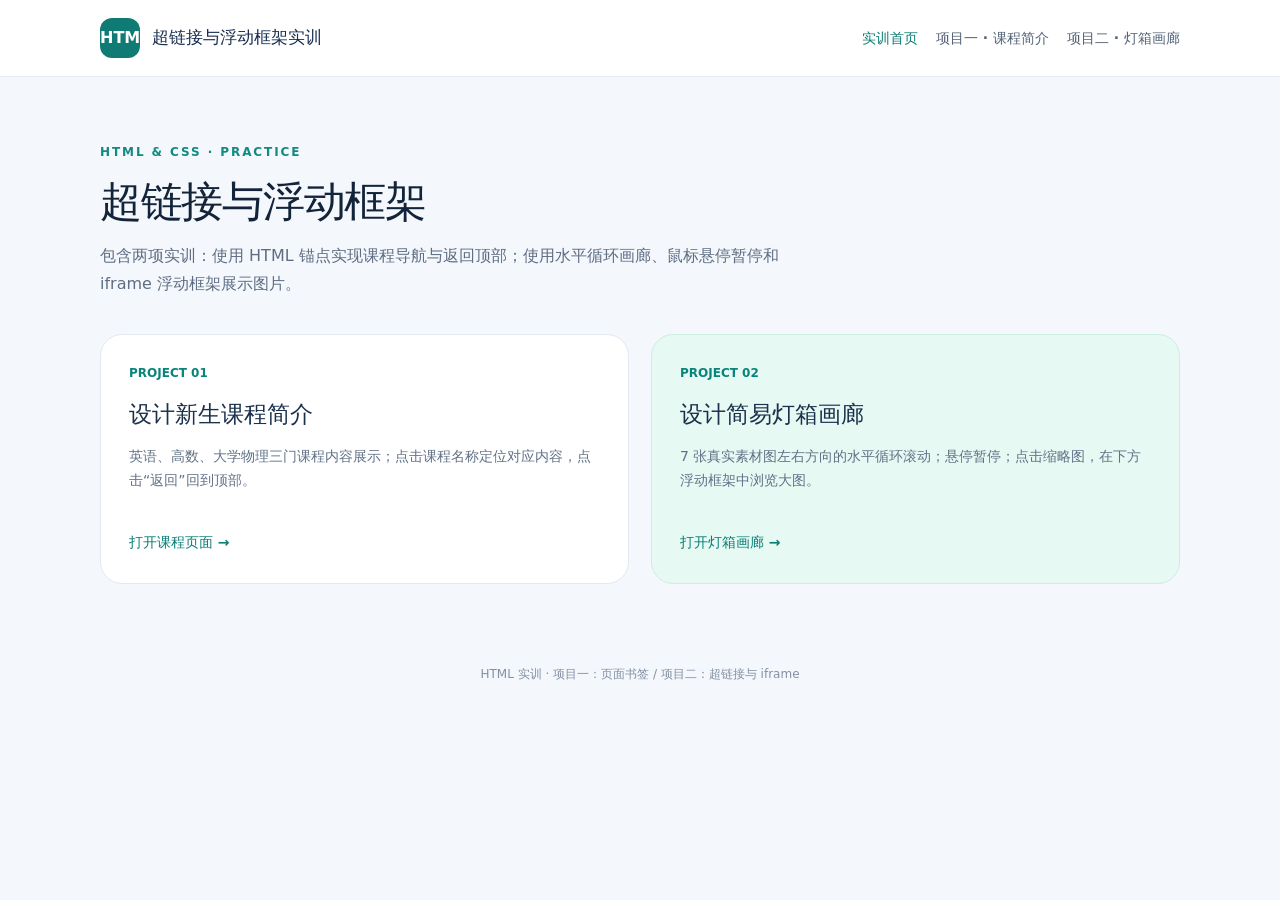
<file: index.html>
<!DOCTYPE html>
<html lang="zh-CN"><head><meta charset="UTF-8"><meta name="viewport" content="width=device-width, initial-scale=1.0"><meta name="description" content="超链接与浮动框架 HTML 实训完整网页项目"><title>实训首页 - HTML 实训</title><link rel="stylesheet" href="styles.css"></head>
<body><header class="site-header"><div class="site-inner">
<a class="site-brand" href="index.html"><span class="site-logo">HTML</span><span>超链接与浮动框架实训</span></a>
<nav class="site-nav" aria-label="主导航"><a href="index.html" aria-current="page">实训首页</a><a href="course.html" >项目一 · 课程简介</a><a href="gallery.html" >项目二 · 灯箱画廊</a></nav>
</div></header><main class="page"><section class="intro"><div class="eyebrow">HTML & CSS · PRACTICE</div><h1>超链接与浮动框架</h1><p class="lead">包含两项实训：使用 HTML 锚点实现课程导航与返回顶部；使用水平循环画廊、鼠标悬停暂停和 iframe 浮动框架展示图片。</p></section>
<section class="lab-grid" aria-label="选择实训项目"><a class="lab-card" href="course.html"><span class="lab-index">PROJECT 01</span><h2>设计新生课程简介</h2><p>英语、高数、大学物理三门课程内容展示；点击课程名称定位对应内容，点击“返回”回到顶部。</p><span class="open-link">打开课程页面 →</span></a>
<a class="lab-card gallery-card" href="gallery.html"><span class="lab-index">PROJECT 02</span><h2>设计简易灯箱画廊</h2><p>7 张真实素材图左右方向的水平循环滚动；悬停暂停；点击缩略图，在下方浮动框架中浏览大图。</p><span class="open-link">打开灯箱画廊 →</span></a></section></main><footer class="site-footer">HTML 实训 · 项目一：页面书签 / 项目二：超链接与 iframe</footer></body></html>
</file>
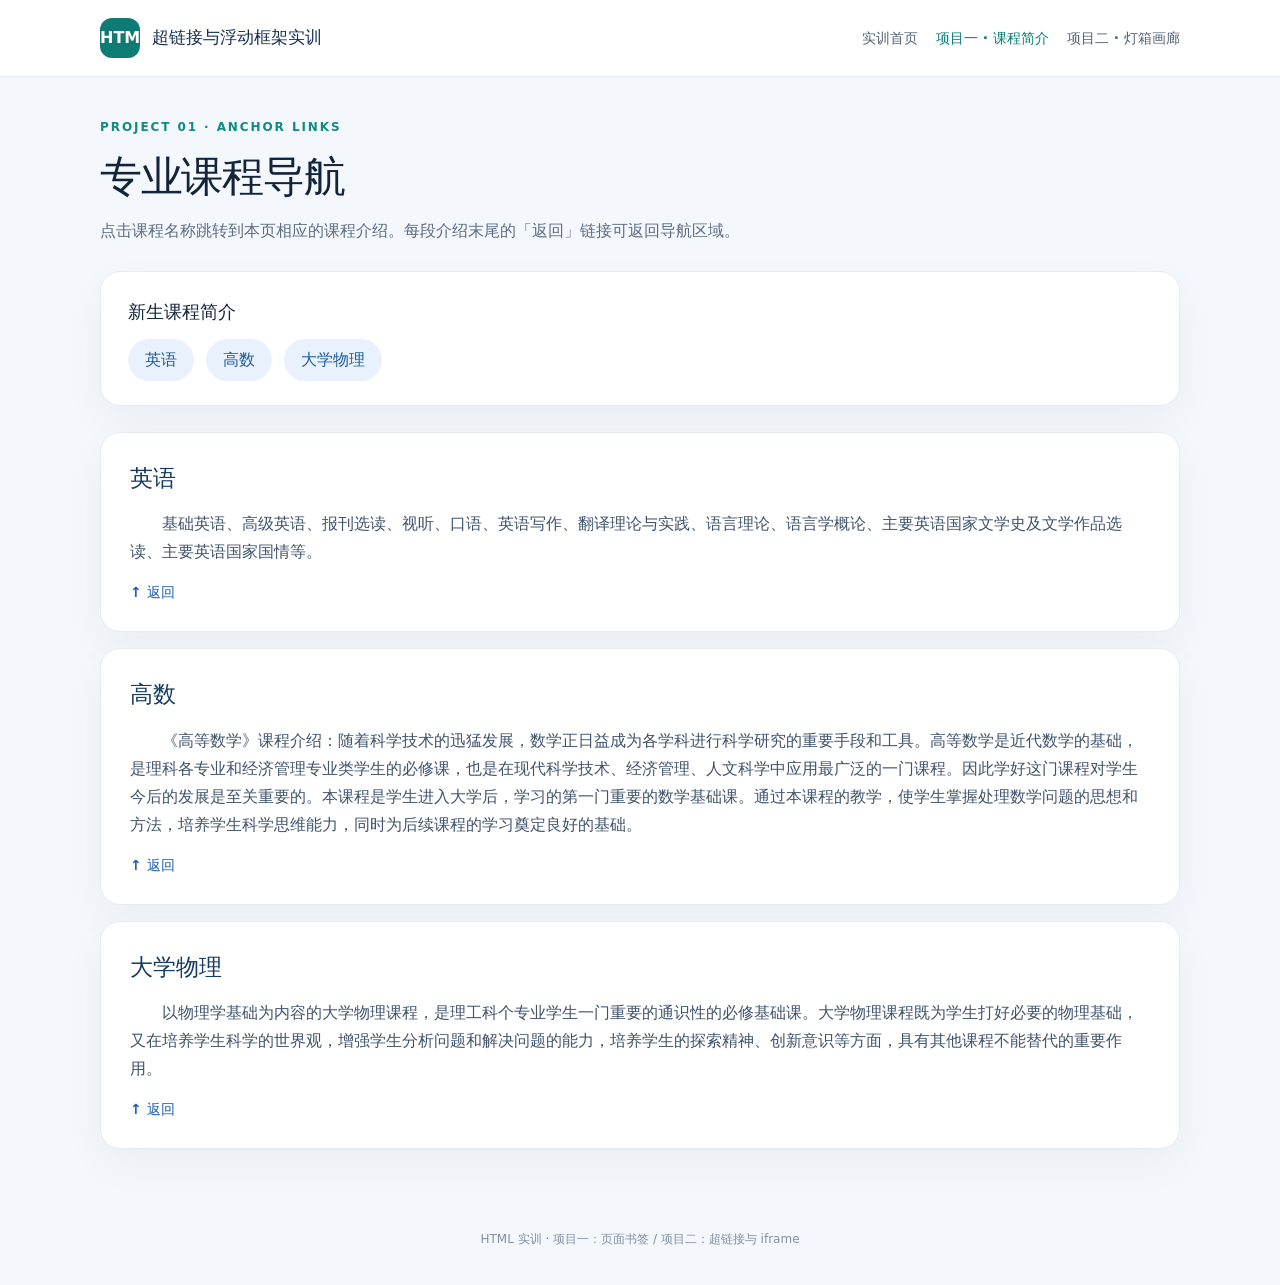
<file: course.html>
<!DOCTYPE html>
<html lang="zh-CN"><head><meta charset="UTF-8"><meta name="viewport" content="width=device-width, initial-scale=1.0"><meta name="description" content="超链接与浮动框架 HTML 实训完整网页项目"><title>项目一：新生课程简介 - HTML 实训</title><link rel="stylesheet" href="styles.css"></head>
<body><header class="site-header"><div class="site-inner">
<a class="site-brand" href="index.html"><span class="site-logo">HTML</span><span>超链接与浮动框架实训</span></a>
<nav class="site-nav" aria-label="主导航"><a href="index.html" >实训首页</a><a href="course.html" aria-current="page">项目一 · 课程简介</a><a href="gallery.html" >项目二 · 灯箱画廊</a></nav>
</div></header><main class="page" id="top"><div class="eyebrow">PROJECT 01 · ANCHOR LINKS</div><h1>专业课程导航</h1><p class="lead">点击课程名称跳转到本页相应的课程介绍。每段介绍末尾的「返回」链接可返回导航区域。</p>
<section class="panel course-links" aria-labelledby="course-nav-title"><h2 id="course-nav-title">新生课程简介</h2><ul><li><a href="#english">英语</a></li><li><a href="#math">高数</a></li><li><a href="#physics">大学物理</a></li></ul></section>
<section class="panel course-section" id="english" aria-labelledby="heading-english"><h2 id="heading-english">英语</h2><p>基础英语、高级英语、报刊选读、视听、口语、英语写作、翻译理论与实践、语言理论、语言学概论、主要英语国家文学史及文学作品选读、主要英语国家国情等。</p><a class="back-to-top" href="#top" aria-label="从英语返回课程导航">↑ 返回</a></section>
<section class="panel course-section" id="math" aria-labelledby="heading-math"><h2 id="heading-math">高数</h2><p>《高等数学》课程介绍：随着科学技术的迅猛发展，数学正日益成为各学科进行科学研究的重要手段和工具。高等数学是近代数学的基础，是理科各专业和经济管理专业类学生的必修课，也是在现代科学技术、经济管理、人文科学中应用最广泛的一门课程。因此学好这门课程对学生今后的发展是至关重要的。本课程是学生进入大学后，学习的第一门重要的数学基础课。通过本课程的教学，使学生掌握处理数学问题的思想和方法，培养学生科学思维能力，同时为后续课程的学习奠定良好的基础。</p><a class="back-to-top" href="#top" aria-label="从高数返回课程导航">↑ 返回</a></section>
<section class="panel course-section" id="physics" aria-labelledby="heading-physics"><h2 id="heading-physics">大学物理</h2><p>以物理学基础为内容的大学物理课程，是理工科个专业学生一门重要的通识性的必修基础课。大学物理课程既为学生打好必要的物理基础，又在培养学生科学的世界观，增强学生分析问题和解决问题的能力，培养学生的探索精神、创新意识等方面，具有其他课程不能替代的重要作用。</p><a class="back-to-top" href="#top" aria-label="从大学物理返回课程导航">↑ 返回</a></section></main><footer class="site-footer">HTML 实训 · 项目一：页面书签 / 项目二：超链接与 iframe</footer></body></html>
</file>
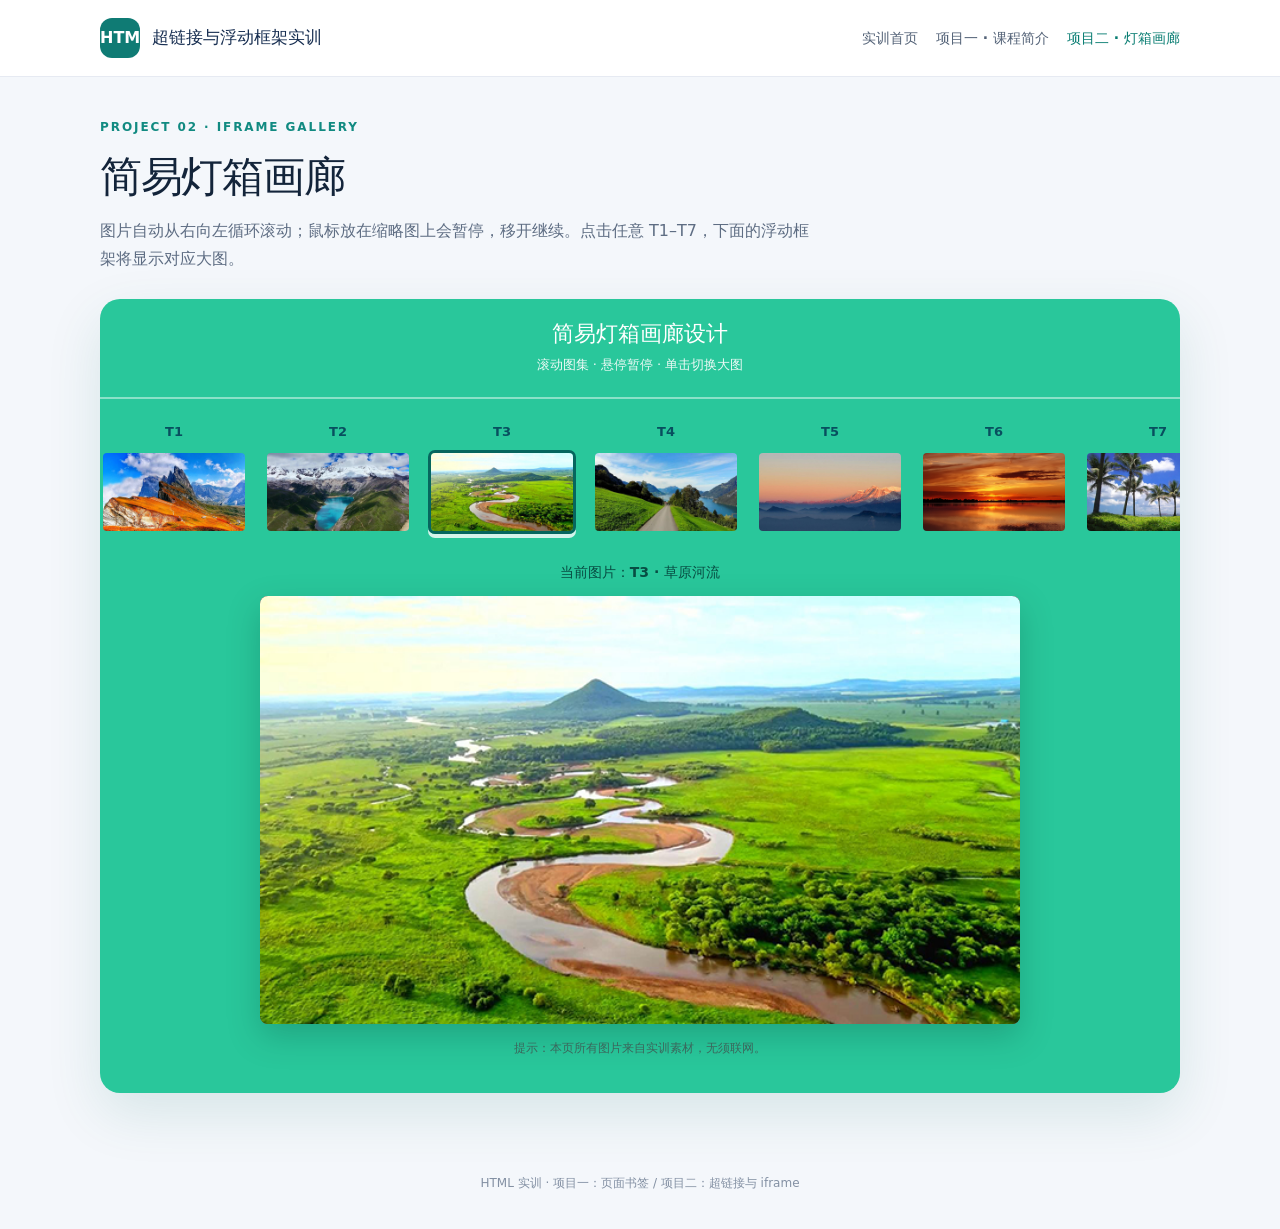
<file: gallery.html>
<!DOCTYPE html>
<html lang="zh-CN"><head><meta charset="UTF-8"><meta name="viewport" content="width=device-width, initial-scale=1.0"><meta name="description" content="超链接与浮动框架 HTML 实训完整网页项目"><title>项目二：简易灯箱画廊 - HTML 实训</title><link rel="stylesheet" href="styles.css"></head>
<body><header class="site-header"><div class="site-inner">
<a class="site-brand" href="index.html"><span class="site-logo">HTML</span><span>超链接与浮动框架实训</span></a>
<nav class="site-nav" aria-label="主导航"><a href="index.html" >实训首页</a><a href="course.html" >项目一 · 课程简介</a><a href="gallery.html" aria-current="page">项目二 · 灯箱画廊</a></nav>
</div></header><main class="page"><div class="eyebrow">PROJECT 02 · IFRAME GALLERY</div><h1>简易灯箱画廊</h1><p class="lead">图片自动从右向左循环滚动；鼠标放在缩略图上会暂停，移开继续。点击任意 T1–T7，下面的浮动框架将显示对应大图。</p>
<section class="gallery-stage" aria-label="7 张风景图的循环灯箱画廊"><div class="gallery-heading"><h2>简易灯箱画廊设计</h2><p>滚动图集 · 悬停暂停 · 单击切换大图</p></div>
<div class="gallery-viewport" aria-label="滚动缩略图"><div class="gallery-track"><div class="gallery-group" data-copy="false" ><a class="photo-link" href="viewer.html?img=t1" target="photoFrame" data-photo="t1" aria-label="在下方浮动框架查看 雪山秋色 大图" aria-current="false"><span>T1</span><img class="thumb" src="assets/pic/t1.jpg" alt="雪山秋色" draggable="false"></a>
<a class="photo-link" href="viewer.html?img=t2" target="photoFrame" data-photo="t2" aria-label="在下方浮动框架查看 高山湖泊 大图" aria-current="false"><span>T2</span><img class="thumb" src="assets/pic/t2.jpg" alt="高山湖泊" draggable="false"></a>
<a class="photo-link" href="viewer.html?img=t3" target="photoFrame" data-photo="t3" aria-label="在下方浮动框架查看 草原河流 大图" aria-current="true"><span>T3</span><img class="thumb" src="assets/pic/t3.jpg" alt="草原河流" draggable="false"></a>
<a class="photo-link" href="viewer.html?img=t4" target="photoFrame" data-photo="t4" aria-label="在下方浮动框架查看 山间公路 大图" aria-current="false"><span>T4</span><img class="thumb" src="assets/pic/t4.jpg" alt="山间公路" draggable="false"></a>
<a class="photo-link" href="viewer.html?img=t5" target="photoFrame" data-photo="t5" aria-label="在下方浮动框架查看 日照雪峰 大图" aria-current="false"><span>T5</span><img class="thumb" src="assets/pic/t5.jpg" alt="日照雪峰" draggable="false"></a>
<a class="photo-link" href="viewer.html?img=t6" target="photoFrame" data-photo="t6" aria-label="在下方浮动框架查看 金色晚霞 大图" aria-current="false"><span>T6</span><img class="thumb" src="assets/pic/t6.jpg" alt="金色晚霞" draggable="false"></a>
<a class="photo-link" href="viewer.html?img=t7" target="photoFrame" data-photo="t7" aria-label="在下方浮动框架查看 海滨棕榈 大图" aria-current="false"><span>T7</span><img class="thumb" src="assets/pic/t7.jpg" alt="海滨棕榈" draggable="false"></a></div><div class="gallery-group" data-copy="true" aria-hidden="true"><a class="photo-link" href="viewer.html?img=t1" target="photoFrame" data-photo="t1" aria-label="在下方浮动框架查看 雪山秋色 大图" aria-current="false"><span>T1</span><img class="thumb" src="assets/pic/t1.jpg" alt="雪山秋色" draggable="false"></a>
<a class="photo-link" href="viewer.html?img=t2" target="photoFrame" data-photo="t2" aria-label="在下方浮动框架查看 高山湖泊 大图" aria-current="false"><span>T2</span><img class="thumb" src="assets/pic/t2.jpg" alt="高山湖泊" draggable="false"></a>
<a class="photo-link" href="viewer.html?img=t3" target="photoFrame" data-photo="t3" aria-label="在下方浮动框架查看 草原河流 大图" aria-current="true"><span>T3</span><img class="thumb" src="assets/pic/t3.jpg" alt="草原河流" draggable="false"></a>
<a class="photo-link" href="viewer.html?img=t4" target="photoFrame" data-photo="t4" aria-label="在下方浮动框架查看 山间公路 大图" aria-current="false"><span>T4</span><img class="thumb" src="assets/pic/t4.jpg" alt="山间公路" draggable="false"></a>
<a class="photo-link" href="viewer.html?img=t5" target="photoFrame" data-photo="t5" aria-label="在下方浮动框架查看 日照雪峰 大图" aria-current="false"><span>T5</span><img class="thumb" src="assets/pic/t5.jpg" alt="日照雪峰" draggable="false"></a>
<a class="photo-link" href="viewer.html?img=t6" target="photoFrame" data-photo="t6" aria-label="在下方浮动框架查看 金色晚霞 大图" aria-current="false"><span>T6</span><img class="thumb" src="assets/pic/t6.jpg" alt="金色晚霞" draggable="false"></a>
<a class="photo-link" href="viewer.html?img=t7" target="photoFrame" data-photo="t7" aria-label="在下方浮动框架查看 海滨棕榈 大图" aria-current="false"><span>T7</span><img class="thumb" src="assets/pic/t7.jpg" alt="海滨棕榈" draggable="false"></a></div></div></div>
<div class="gallery-display"><p class="preview-label" id="selected-label">当前图片：T3 · 草原河流</p><iframe class="photo-frame" name="photoFrame" id="photoFrame" src="viewer.html?img=t3" title="在浮动框架中显示选中的风景大图"></iframe>
<p class="no-motion-note">提示：本页所有图片来自实训素材，无须联网。</p></div></section></main><footer class="site-footer">HTML 实训 · 项目一：页面书签 / 项目二：超链接与 iframe</footer><script>
// 用 a 标签的 target="photoFrame" 把被点击的页面载入同名 iframe。
// JavaScript 仅用于同步高亮与图片名称，移除这段代码依然能正常切换大图。
(() => {
  const names = {t1:'雪山秋色',t2:'高山湖泊',t3:'草原河流',t4:'山间公路',t5:'日照雪峰',t6:'金色晚霞',t7:'海滨棕榈'};
  const label = document.getElementById('selected-label');
  document.querySelectorAll('.photo-link').forEach(link => {
    link.addEventListener('click', () => {
      const img = link.dataset.photo;
      document.querySelectorAll('.photo-link').forEach(item => item.setAttribute('aria-current', String(item.dataset.photo === img)));
      label.textContent = `当前图片：${img.toUpperCase()} · ${names[img]}`;
    });
  });
})();
</script></body></html>
</file>
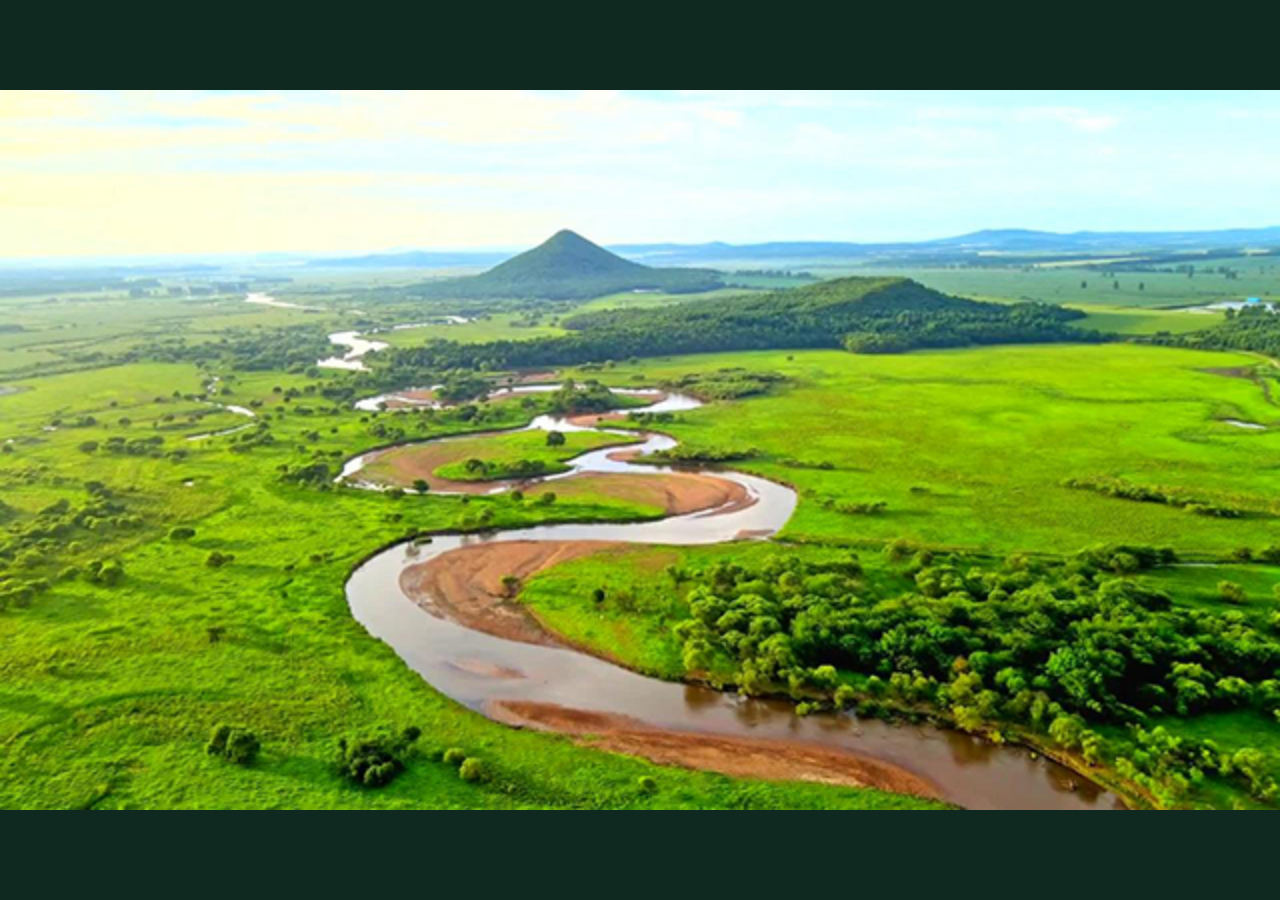
<file: viewer.html>
<!DOCTYPE html>
<html lang="zh-CN"><head><meta charset="UTF-8"><meta name="viewport" content="width=device-width,initial-scale=1"><title>灯箱大图预览</title><link rel="stylesheet" href="styles.css"></head>
<body class="viewer-body"><img id="viewer" class="viewer-image" src="assets/pic/t3.jpg" alt="草原河流大图">
<script>
// 只允许加载实训素材内的 7 张图片，避免随意拼接外部路径。
const photoNames = {t1:'雪山秋色',t2:'高山湖泊',t3:'草原河流',t4:'山间公路',t5:'日照雪峰',t6:'金色晚霞',t7:'海滨棕榈'};
const requested = new URLSearchParams(window.location.search).get('img');
const chosen = Object.prototype.hasOwnProperty.call(photoNames, requested) ? requested : 't3';
const image = document.getElementById('viewer');
image.src = `assets/pic/${chosen}.jpg`;
image.alt = `${photoNames[chosen]}大图`;
document.title = `${chosen.toUpperCase()} · ${photoNames[chosen]}`;
</script></body></html>
</file>
<file: styles.css>
/* 两个实训项目共用的样式。网页离线打开即可使用。 */
:root{font-family:"Microsoft YaHei","PingFang SC","Noto Sans SC",system-ui,-apple-system,sans-serif;color:#13243a;background:#f4f7fb;font-synthesis:none}
*{box-sizing:border-box}
html{scroll-behavior:smooth}
body{margin:0;line-height:1.75}
a{color:#195db6;text-underline-offset:3px}
a:focus-visible,button:focus-visible{outline:3px solid #f5b31b;outline-offset:4px}
header.site-header{background:#fff;border-bottom:1px solid #e6eaf2}
.site-inner{width:min(1080px,calc(100% - 40px));margin:auto;display:flex;justify-content:space-between;align-items:center;gap:18px;min-height:76px}
.site-brand{display:flex;align-items:center;gap:12px;color:#172e51;text-decoration:none;font-weight:800;font-size:17px}
.site-logo{background:#0f7b74;color:#fff;width:40px;height:40px;display:grid;place-items:center;border-radius:12px;font-size:16px}
.site-nav{display:flex;flex-wrap:wrap;gap:18px;font-size:14px}
.site-nav a{text-decoration:none;color:#536277;font-weight:600}
.site-nav a[aria-current="page"],.site-nav a:hover{color:#087d72}
.page{width:min(1080px,calc(100% - 40px));margin:40px auto 70px}
.eyebrow{font-size:12px;letter-spacing:.16em;text-transform:uppercase;font-weight:800;color:#118a81}
h1{font-size:clamp(28px,4vw,42px);letter-spacing:-.03em;line-height:1.3;margin:12px 0}
p.lead{color:#5e6d83;max-width:710px;margin:12px 0 0}
.panel{background:#fff;border:1px solid #e6ebf3;border-radius:20px;box-shadow:0 16px 45px rgba(27,55,93,.045)}
footer.site-footer{text-align:center;color:#8390a3;font-size:12px;padding:10px 20px 35px}
/* 首页 */
.intro{max-width:780px;margin:65px 0 36px}
.lab-grid{display:grid;grid-template-columns:repeat(2,minmax(0,1fr));gap:22px}
.lab-card{padding:28px;text-decoration:none;color:inherit;transition:transform .18s,box-shadow .18s;border-radius:22px;background:#fff;border:1px solid #e3e9f0;display:flex;flex-direction:column;gap:10px;min-height:250px}
.lab-card:hover{transform:translateY(-5px);box-shadow:0 22px 40px rgba(21,50,92,.11)}
.lab-index{font-size:12px;font-weight:800;color:#09847b}
.lab-card h2{font-size:23px;margin:0;color:#1a304b}
.lab-card p{font-size:14px;color:#627187;margin:0}
.lab-card .open-link{margin-top:auto;color:#087e75;font-size:14px;font-weight:700}
.lab-card.gallery-card{background:#e6f9f3;border-color:#cbeee0}
/* 项目一：书签与返回 */
.course-links{padding:24px 27px;margin:26px 0}
.course-links h2{font-size:18px;margin:0 0 12px}
.course-links ul{display:flex;flex-wrap:wrap;gap:12px;list-style:none;padding:0;margin:0}
.course-links a{display:inline-flex;align-items:center;min-height:42px;padding:7px 17px;background:#e9f1fd;color:#1e5b9d;border-radius:999px;font-weight:700;text-decoration:none}
.course-links a:hover{background:#dae9ff}
.course-section{padding:25px 29px;margin-bottom:16px;scroll-margin-top:18px}
.course-section h2{margin:0 0 12px;font-size:23px;color:#153b62}
.course-section p{margin:0 0 12px;color:#40536c;font-size:16px;text-indent:2em}
.back-to-top{display:inline-flex;gap:6px;align-items:center;font-size:14px;font-weight:700;text-decoration:none}
/* 项目二：连续滚动缩略图与 iframe */
.gallery-stage{margin-top:26px;background:#29c79b;border-radius:20px;overflow:hidden;box-shadow:0 20px 55px rgba(8,111,91,.12)}
.gallery-heading{padding:20px 24px;color:#fff;text-align:center;border-bottom:2px solid rgba(255,255,255,.45)}
.gallery-heading h2{font-size:22px;line-height:1.4;margin:0}
.gallery-heading p{margin:5px 0 0;opacity:.92;font-size:13px}
.gallery-viewport{overflow:hidden;padding:22px 0 18px}
.gallery-track{display:flex;width:max-content;animation:scroll-left 28s linear infinite;will-change:transform}
.gallery-viewport:hover .gallery-track,.gallery-viewport:focus-within .gallery-track{animation-play-state:paused}
.gallery-group{display:flex;gap:16px;padding-right:16px}
.photo-link{width:148px;display:flex;flex-direction:column;gap:6px;text-align:center;flex:none;text-decoration:none;color:#084f5f;font-weight:800;font-size:13px;border-radius:7px}
.photo-link .thumb{display:block;width:100%;height:84px;object-fit:cover;border:3px solid transparent;border-radius:7px;transition:border-color .15s,transform .15s}
.photo-link:hover .thumb{transform:translateY(-2px);border-color:#fff}
.photo-link[aria-current="true"] .thumb{border-color:#06665e;box-shadow:0 4px 0 rgba(255,255,255,.8)}
@keyframes scroll-left{from{transform:translateX(0)}to{transform:translateX(-50%)}}
.gallery-display{padding:8px 30px 34px;display:flex;flex-direction:column;align-items:center}
.preview-label{color:#084d43;font-size:14px;font-weight:700;margin:0 0 12px;text-align:center}
.photo-frame{display:block;width:min(100%,760px);aspect-ratio:16/9;border:0;background:#13382f;border-radius:8px;box-shadow:0 12px 32px rgba(7,64,51,.25)}
.viewer-body{background:#102920;color:#fff;margin:0;overflow:hidden}
.viewer-image{display:block;width:100vw;height:100vh;object-fit:contain}
.no-motion-note{margin:14px 0 0;color:#3b675c;font-size:12px;text-align:center}
@media(max-width:650px){.page{margin:28px auto 46px}.site-inner{flex-wrap:wrap;padding:16px 0;gap:12px}.site-nav{gap:12px}.lab-grid{grid-template-columns:1fr}.lab-card{min-height:215px}.course-section{padding:20px}.gallery-display{padding:8px 14px 25px}.gallery-heading{padding:20px 10px}.photo-link{width:118px}.photo-link .thumb{height:72px}}
@media(prefers-reduced-motion:reduce){html{scroll-behavior:auto}.gallery-track{animation:none}.gallery-group[data-copy="true"]{display:none}}
</file>
